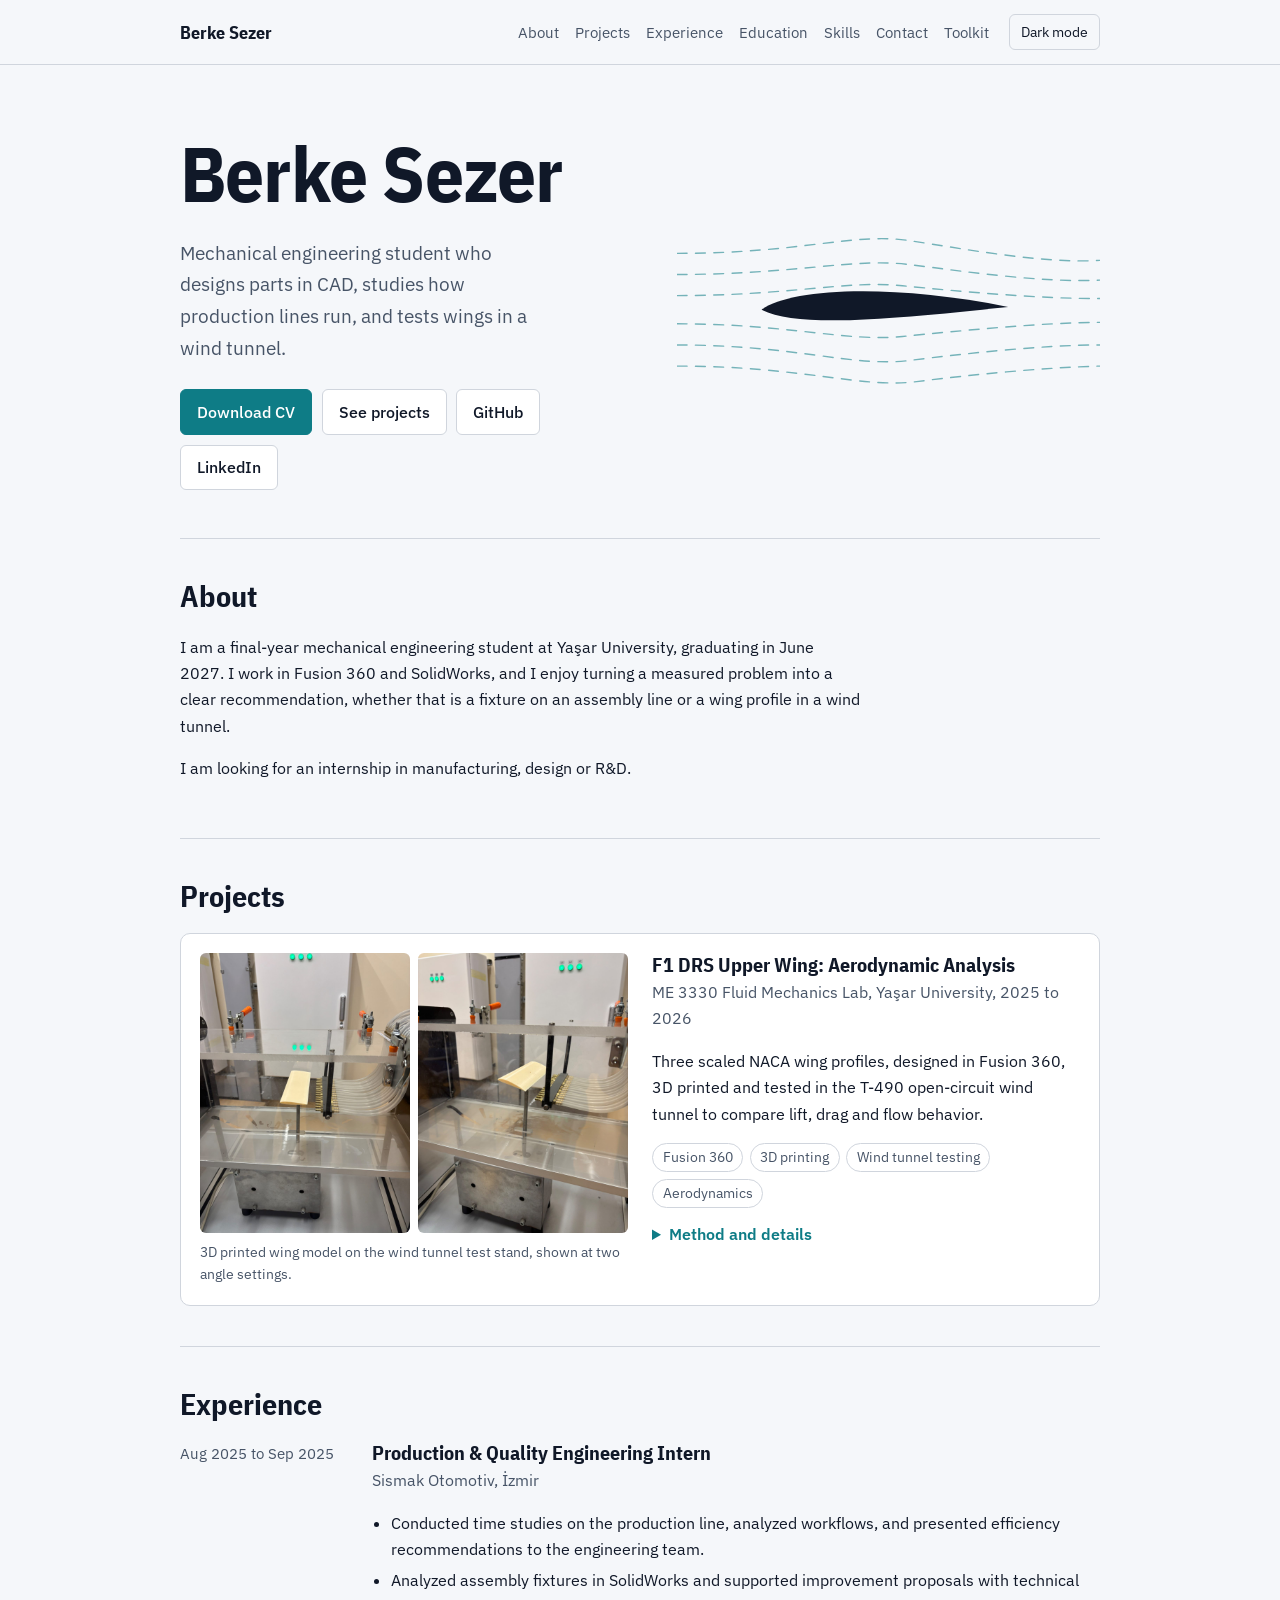
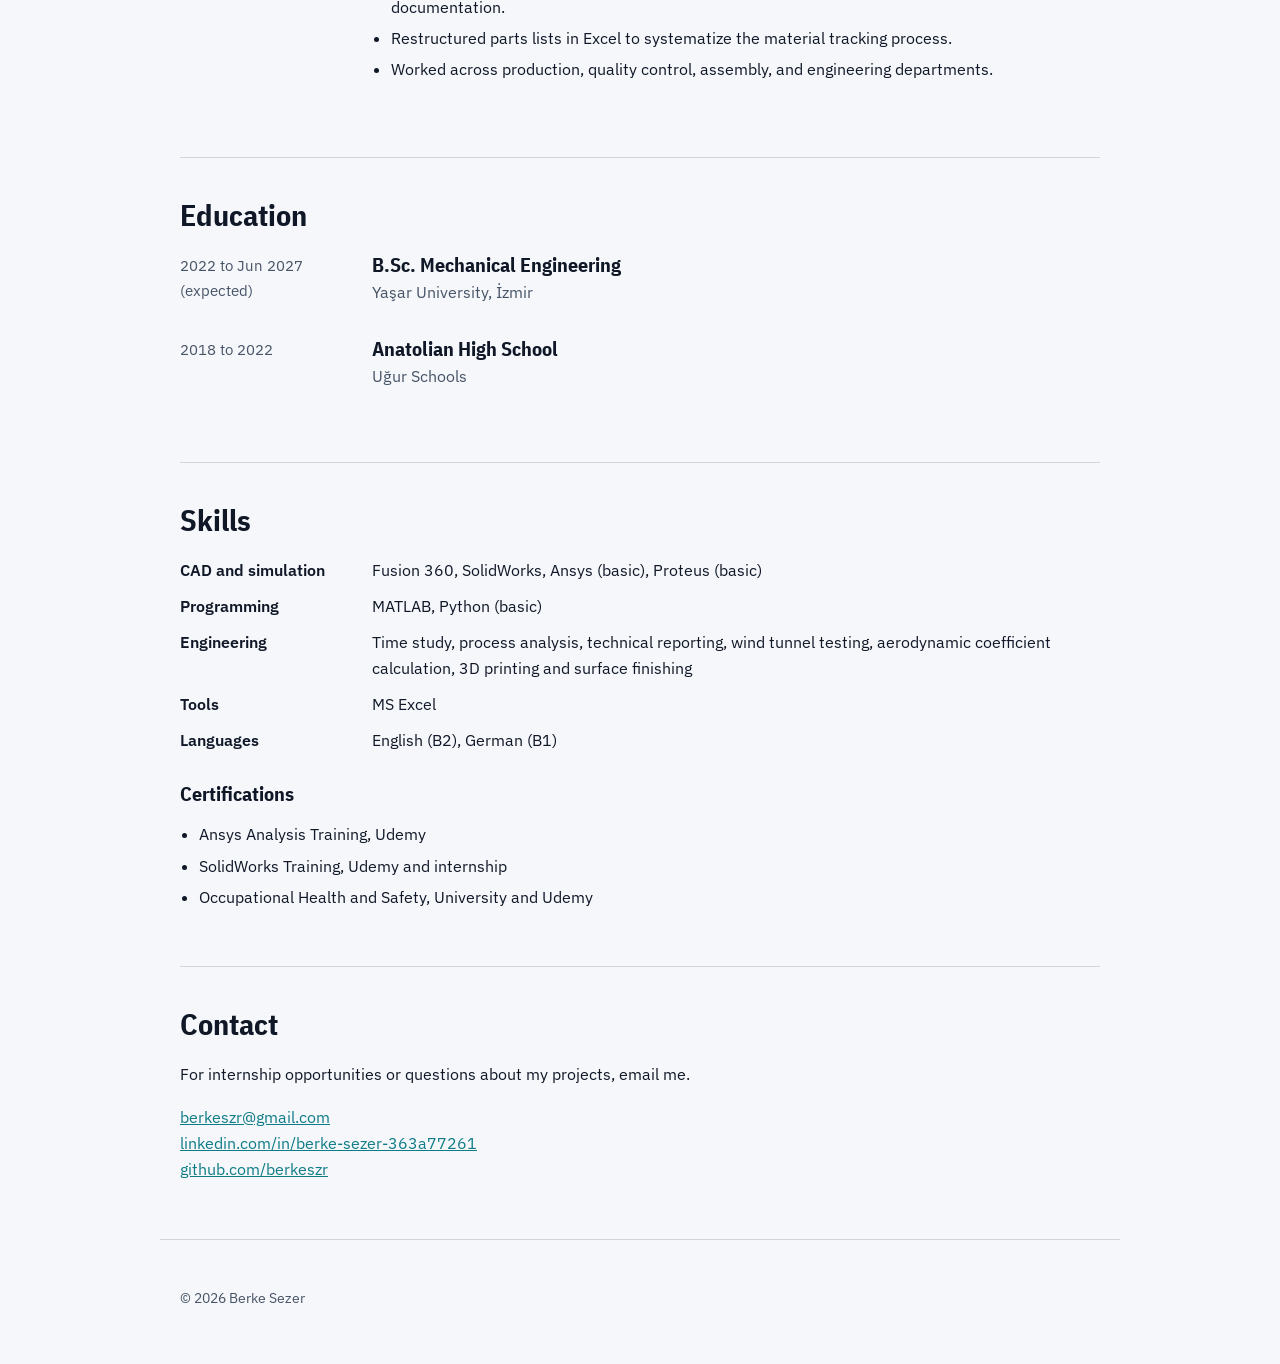
<file: index.html>
<!DOCTYPE html>
<html lang="en">
<head>
  <meta charset="UTF-8">
  <meta name="viewport" content="width=device-width, initial-scale=1">
  <title>Berke Sezer | Mechanical Engineering Student</title>
  <meta name="description" content="Portfolio of Berke Sezer, mechanical engineering student focused on CAD design, manufacturing systems and aerodynamic testing.">
  <link rel="preconnect" href="https://fonts.googleapis.com">
  <link rel="preconnect" href="https://fonts.gstatic.com" crossorigin>
  <link href="https://fonts.googleapis.com/css2?family=IBM+Plex+Sans:wght@400;500;600&family=IBM+Plex+Sans+Condensed:wght@500;600;700&display=swap" rel="stylesheet">
  <link rel="stylesheet" href="style.css">
</head>
<body>
  <header class="bar">
    <a class="brand" href="#top">Berke Sezer</a>
    <nav aria-label="Main">
      <a href="#about">About</a>
      <a href="#projects">Projects</a>
      <a href="#experience">Experience</a>
      <a href="#education">Education</a>
      <a href="#skills">Skills</a>
      <a href="#contact">Contact</a>
      <a href="toolkit.html">Toolkit</a>
    </nav>
    <button id="theme" type="button" aria-label="Switch color theme">Dark mode</button>
  </header>

  <main id="top">
    <section class="hero">
      <div class="hero-text">
        <h1>Berke Sezer</h1>
        <p class="lead">Mechanical engineering student who designs parts in CAD, studies how production lines run, and tests wings in a wind tunnel.</p>
        <div class="actions">
          <a class="btn primary" href="assets/Berke_Sezer_CV.pdf" download>Download CV</a>
          <a class="btn" href="#projects">See projects</a>
          <a class="btn" href="https://github.com/berkeszr">GitHub</a>
          <a class="btn" href="https://linkedin.com/in/berke-sezer-363a77261">LinkedIn</a>
        </div>
      </div>
      <svg class="flow" viewBox="0 0 600 300" role="img" aria-label="Streamlines of air flowing over a wing profile">
        <g class="lines" fill="none" stroke-width="2" stroke-linecap="round">
          <path d="M0 70 C180 70 250 40 330 52 S520 85 600 80"/>
          <path d="M0 100 C170 100 250 76 330 86 S520 112 600 108"/>
          <path d="M0 130 C160 130 240 108 320 116 S520 135 600 134"/>
          <path d="M0 170 C160 170 240 196 320 188 S520 168 600 168"/>
          <path d="M0 200 C170 200 250 232 330 222 S520 200 600 200"/>
          <path d="M0 230 C180 230 260 262 340 252 S520 232 600 230"/>
        </g>
        <path class="wing" d="M120 150 C160 120 300 112 470 146 C300 164 170 176 120 150 Z"/>
      </svg>
    </section>

    <section id="about">
      <h2>About</h2>
      <p>I am a final-year mechanical engineering student at Yaşar University, graduating in June 2027. I work in Fusion 360 and SolidWorks, and I enjoy turning a measured problem into a clear recommendation, whether that is a fixture on an assembly line or a wing profile in a wind tunnel.</p>
      <p>I am looking for an internship in manufacturing, design or R&amp;D.</p>
    </section>

    <section id="projects">
      <h2>Projects</h2>

      <article class="project">
        <figure class="media">
          <div class="shots">
            <img src="assets/wing-tunnel-1.jpg" alt="3D printed wing model mounted in the wind tunnel test section, aligned with the flow" loading="lazy">
            <img src="assets/wing-tunnel-2.jpg" alt="The same wing model rotated to a different angle of attack in the test section" loading="lazy">
          </div>
          <figcaption>3D printed wing model on the wind tunnel test stand, shown at two angle settings.</figcaption>
        </figure>
        <div class="body">
          <h3>F1 DRS Upper Wing: Aerodynamic Analysis</h3>
          <p class="meta">ME 3330 Fluid Mechanics Lab, Yaşar University, 2025 to 2026</p>
          <p>Three scaled NACA wing profiles, designed in Fusion 360, 3D printed and tested in the T-490 open-circuit wind tunnel to compare lift, drag and flow behavior.</p>
          <ul class="tags">
            <li>Fusion 360</li><li>3D printing</li><li>Wind tunnel testing</li><li>Aerodynamics</li>
          </ul>
          <details>
            <summary>Method and details</summary>
            <ul>
              <li>Sized the models to the T-490 test section, with a calculated blockage ratio of 7%.</li>
              <li>Printed the models with FDM and finished the surfaces with 800-grit wet sandpaper to improve flow quality.</li>
              <li>Measured lift (FL) and drag (FD) forces at multiple angles of attack.</li>
              <li>Calculated lift and drag coefficients (CL, CD) and analyzed flow separation and vortex formation with smoke visualization.</li>
              <li>Compared the Strouhal number (St ≈ 0.2) with the theoretical value and evaluated the three profiles against each other.</li>
            </ul>
          </details>
        </div>
      </article>
    </section>

    <section id="experience">
      <h2>Experience</h2>
      <div class="entry">
        <p class="when">Aug 2025 to Sep 2025</p>
        <div>
          <h3>Production &amp; Quality Engineering Intern</h3>
          <p class="meta">Sismak Otomotiv, İzmir</p>
          <ul>
            <li>Conducted time studies on the production line, analyzed workflows, and presented efficiency recommendations to the engineering team.</li>
            <li>Analyzed assembly fixtures in SolidWorks and supported improvement proposals with technical documentation.</li>
            <li>Restructured parts lists in Excel to systematize the material tracking process.</li>
            <li>Worked across production, quality control, assembly, and engineering departments.</li>
          </ul>
        </div>
      </div>
    </section>

    <section id="education">
      <h2>Education</h2>
      <div class="entry">
        <p class="when">2022 to Jun 2027 (expected)</p>
        <div><h3>B.Sc. Mechanical Engineering</h3><p class="meta">Yaşar University, İzmir</p></div>
      </div>
      <div class="entry">
        <p class="when">2018 to 2022</p>
        <div><h3>Anatolian High School</h3><p class="meta">Uğur Schools</p></div>
      </div>
    </section>

    <section id="skills">
      <h2>Skills</h2>
      <dl class="skills">
        <dt>CAD and simulation</dt><dd>Fusion 360, SolidWorks, Ansys (basic), Proteus (basic)</dd>
        <dt>Programming</dt><dd>MATLAB, Python (basic)</dd>
        <dt>Engineering</dt><dd>Time study, process analysis, technical reporting, wind tunnel testing, aerodynamic coefficient calculation, 3D printing and surface finishing</dd>
        <dt>Tools</dt><dd>MS Excel</dd>
        <dt>Languages</dt><dd>English (B2), German (B1)</dd>
      </dl>
      <h3 class="sub">Certifications</h3>
      <ul>
        <li>Ansys Analysis Training, Udemy</li>
        <li>SolidWorks Training, Udemy and internship</li>
        <li>Occupational Health and Safety, University and Udemy</li>
      </ul>
    </section>

    <section id="contact">
      <h2>Contact</h2>
      <p>For internship opportunities or questions about my projects, email me.</p>
      <p><a href="mailto:berkeszr@gmail.com">berkeszr@gmail.com</a><br>
         <a href="https://linkedin.com/in/berke-sezer-363a77261">linkedin.com/in/berke-sezer-363a77261</a><br>
         <a href="https://github.com/berkeszr">github.com/berkeszr</a></p>
    </section>
  </main>

  <footer><p>© 2026 Berke Sezer</p></footer>

  <script>
    var root = document.documentElement, btn = document.getElementById('theme');
    function label() { btn.textContent = root.getAttribute('data-theme') === 'dark' ? 'Light mode' : 'Dark mode'; }
    try { var s = localStorage.getItem('theme'); if (s) root.setAttribute('data-theme', s); } catch (e) {}
    if (!root.getAttribute('data-theme') && window.matchMedia('(prefers-color-scheme: dark)').matches) root.setAttribute('data-theme', 'dark');
    label();
    btn.addEventListener('click', function () {
      var next = root.getAttribute('data-theme') === 'dark' ? 'light' : 'dark';
      root.setAttribute('data-theme', next);
      try { localStorage.setItem('theme', next); } catch (e) {}
      label();
    });
  </script>
</body>
</html>
</file>
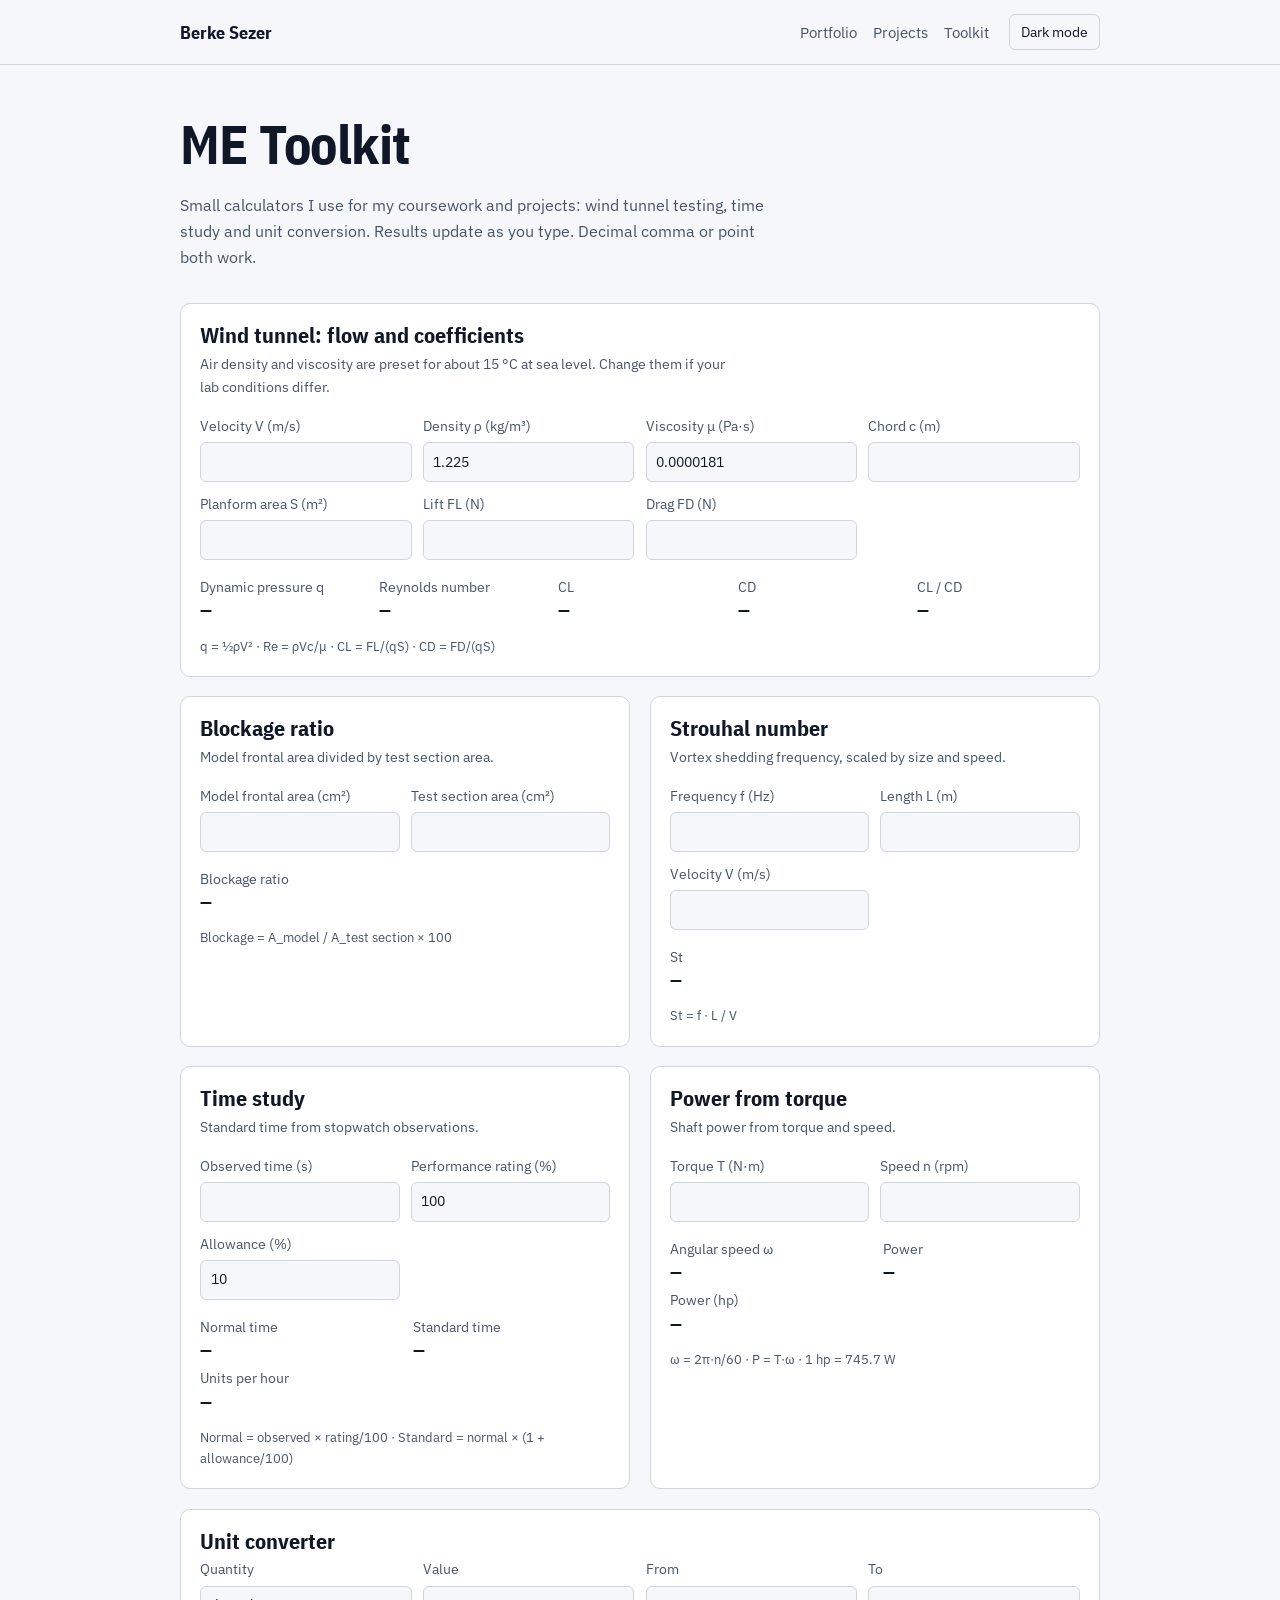
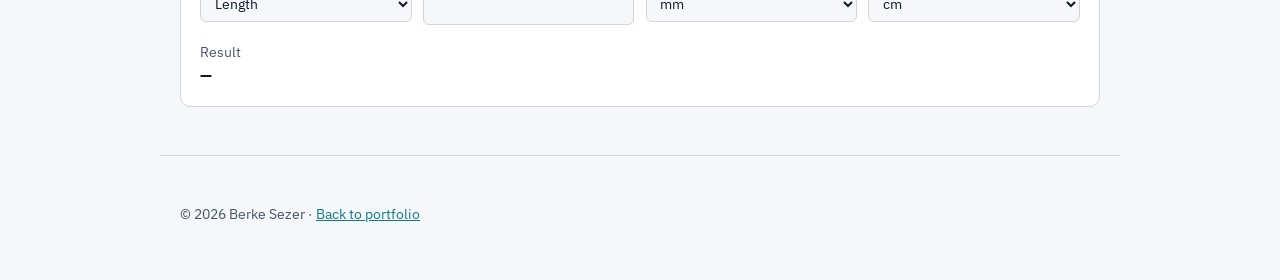
<file: toolkit.html>
<!DOCTYPE html>
<html lang="en">
<head>
  <meta charset="UTF-8">
  <meta name="viewport" content="width=device-width, initial-scale=1">
  <title>ME Toolkit | Berke Sezer</title>
  <meta name="description" content="Small browser calculators for mechanical engineering: wind tunnel coefficients, blockage ratio, Strouhal number, time study and unit conversion.">
  <link rel="preconnect" href="https://fonts.googleapis.com">
  <link rel="preconnect" href="https://fonts.gstatic.com" crossorigin>
  <link href="https://fonts.googleapis.com/css2?family=IBM+Plex+Sans:wght@400;500;600&family=IBM+Plex+Sans+Condensed:wght@500;600;700&display=swap" rel="stylesheet">
  <link rel="stylesheet" href="style.css">
  <style>
    .page-head{padding:3rem 0 1rem}
    .page-head p{color:var(--muted);max-width:60ch}
    .tools{display:grid;grid-template-columns:1fr 1fr;gap:1.2rem;padding-bottom:3rem}
    .tool{background:var(--panel);border:1px solid var(--line);border-radius:10px;padding:1.2rem;border-top:1px solid var(--line)}
    .tool.wide{grid-column:1/-1}
    .tool h2{font-size:1.35rem;margin-bottom:.3rem}
    .tool .note{color:var(--muted);font-size:.88rem;margin:.2rem 0 1rem}
    .fields{display:grid;grid-template-columns:1fr 1fr;gap:.7rem}
    label{display:flex;flex-direction:column;font-size:.88rem;color:var(--muted);gap:.25rem}
    input,select{font:inherit;color:var(--ink);background:var(--bg);border:1px solid var(--line);border-radius:6px;padding:.45rem .6rem;width:100%}
    .results{margin:1rem 0 0;display:grid;grid-template-columns:1fr 1fr;gap:.4rem 1rem}
    .results dt{color:var(--muted);font-size:.88rem}
    .results dd{margin:0;font:600 1.05rem "IBM Plex Sans Condensed",sans-serif;font-variant-numeric:tabular-nums}
    .formula{font-size:.8rem;color:var(--muted);margin:.9rem 0 0}
    .fields.c4{grid-template-columns:repeat(4,1fr)}
    .results.c5{grid-template-columns:repeat(5,1fr)}
    @media (max-width:900px){.fields.c4{grid-template-columns:1fr 1fr}.results.c5{grid-template-columns:1fr 1fr 1fr}}
    @media (max-width:560px){.tools,.fields,.fields.c4,.results,.results.c5{grid-template-columns:1fr}}
  </style>
</head>
<body>
  <header class="bar">
    <a class="brand" href="index.html">Berke Sezer</a>
    <nav aria-label="Main"><a href="index.html">Portfolio</a><a href="index.html#projects">Projects</a><a href="toolkit.html">Toolkit</a></nav>
    <button id="theme" type="button" aria-label="Switch color theme">Dark mode</button>
  </header>

  <main>
    <div class="page-head">
      <h1 style="font-size:clamp(2.2rem,6vw,3.4rem)">ME Toolkit</h1>
      <p>Small calculators I use for my coursework and projects: wind tunnel testing, time study and unit conversion. Results update as you type. Decimal comma or point both work.</p>
    </div>

    <div class="tools">
      <section class="tool wide" id="wind">
        <h2>Wind tunnel: flow and coefficients</h2>
        <p class="note">Air density and viscosity are preset for about 15 °C at sea level. Change them if your lab conditions differ.</p>
        <div class="fields c4">
          <label>Velocity V (m/s)<input id="w_v" inputmode="decimal"></label>
          <label>Density ρ (kg/m³)<input id="w_rho" inputmode="decimal" value="1.225"></label>
          <label>Viscosity μ (Pa·s)<input id="w_mu" inputmode="decimal" value="0.0000181"></label>
          <label>Chord c (m)<input id="w_c" inputmode="decimal"></label>
          <label>Planform area S (m²)<input id="w_s" inputmode="decimal"></label>
          <label>Lift FL (N)<input id="w_fl" inputmode="decimal"></label>
          <label>Drag FD (N)<input id="w_fd" inputmode="decimal"></label>
        </div>
        <dl class="results c5">
          <div><dt>Dynamic pressure q</dt><dd id="w_q">—</dd></div>
          <div><dt>Reynolds number</dt><dd id="w_re">—</dd></div>
          <div><dt>CL</dt><dd id="w_cl">—</dd></div>
          <div><dt>CD</dt><dd id="w_cd">—</dd></div>
          <div><dt>CL / CD</dt><dd id="w_ld">—</dd></div>
        </dl>
        <p class="formula">q = ½ρV² · Re = ρVc/μ · CL = FL/(qS) · CD = FD/(qS)</p>
      </section>

      <section class="tool" id="block">
        <h2>Blockage ratio</h2>
        <p class="note">Model frontal area divided by test section area.</p>
        <div class="fields">
          <label>Model frontal area (cm²)<input id="b_m" inputmode="decimal"></label>
          <label>Test section area (cm²)<input id="b_t" inputmode="decimal"></label>
        </div>
        <dl class="results"><div><dt>Blockage ratio</dt><dd id="b_r">—</dd></div></dl>
        <p class="formula">Blockage = A_model / A_test section × 100</p>
      </section>

      <section class="tool" id="st">
        <h2>Strouhal number</h2>
        <p class="note">Vortex shedding frequency, scaled by size and speed.</p>
        <div class="fields">
          <label>Frequency f (Hz)<input id="s_f" inputmode="decimal"></label>
          <label>Length L (m)<input id="s_l" inputmode="decimal"></label>
          <label>Velocity V (m/s)<input id="s_v" inputmode="decimal"></label>
        </div>
        <dl class="results"><div><dt>St</dt><dd id="s_r">—</dd></div></dl>
        <p class="formula">St = f · L / V</p>
      </section>

      <section class="tool" id="ts">
        <h2>Time study</h2>
        <p class="note">Standard time from stopwatch observations.</p>
        <div class="fields">
          <label>Observed time (s)<input id="t_o" inputmode="decimal"></label>
          <label>Performance rating (%)<input id="t_r" inputmode="decimal" value="100"></label>
          <label>Allowance (%)<input id="t_a" inputmode="decimal" value="10"></label>
        </div>
        <dl class="results">
          <div><dt>Normal time</dt><dd id="t_n">—</dd></div>
          <div><dt>Standard time</dt><dd id="t_s">—</dd></div>
          <div><dt>Units per hour</dt><dd id="t_h">—</dd></div>
        </dl>
        <p class="formula">Normal = observed × rating/100 · Standard = normal × (1 + allowance/100)</p>
      </section>

      <section class="tool" id="pw">
        <h2>Power from torque</h2>
        <p class="note">Shaft power from torque and speed.</p>
        <div class="fields">
          <label>Torque T (N·m)<input id="p_t" inputmode="decimal"></label>
          <label>Speed n (rpm)<input id="p_n" inputmode="decimal"></label>
        </div>
        <dl class="results">
          <div><dt>Angular speed ω</dt><dd id="p_w">—</dd></div>
          <div><dt>Power</dt><dd id="p_p">—</dd></div>
          <div><dt>Power (hp)</dt><dd id="p_h">—</dd></div>
        </dl>
        <p class="formula">ω = 2π·n/60 · P = T·ω · 1 hp = 745.7 W</p>
      </section>

      <section class="tool wide" id="conv">
        <h2>Unit converter</h2>
        <div class="fields c4">
          <label>Quantity<select id="c_q"></select></label>
          <label>Value<input id="c_v" inputmode="decimal"></label>
          <label>From<select id="c_f"></select></label>
          <label>To<select id="c_t"></select></label>
        </div>
        <dl class="results"><div><dt>Result</dt><dd id="c_r">—</dd></div></dl>
      </section>
    </div>
  </main>

  <footer><p>© 2026 Berke Sezer · <a href="index.html">Back to portfolio</a></p></footer>

  <script>
    var $ = function (id) { return document.getElementById(id); };
    function num(id) { var v = $(id).value.trim().replace(',', '.'); return v === '' ? NaN : Number(v); }
    function fmt(x) {
      if (x === 0) return '0';
      var a = Math.abs(x);
      return (a >= 1e6 || a < 1e-3) ? x.toExponential(4) : String(Number(x.toPrecision(6)));
    }
    function out(id, x, unit) { $(id).textContent = isFinite(x) ? fmt(x) + (unit ? ' ' + unit : '') : '—'; }

    function wind() {
      var V = num('w_v'), rho = num('w_rho'), mu = num('w_mu'), c = num('w_c'), S = num('w_s'), FL = num('w_fl'), FD = num('w_fd');
      var q = 0.5 * rho * V * V;
      out('w_q', q, 'Pa'); out('w_re', rho * V * c / mu);
      out('w_cl', FL / (q * S)); out('w_cd', FD / (q * S)); out('w_ld', FL / FD);
    }
    function block() { out('b_r', num('b_m') / num('b_t') * 100, '%'); }
    function st() { out('s_r', num('s_f') * num('s_l') / num('s_v')); }
    function ts() {
      var normal = num('t_o') * num('t_r') / 100, std = normal * (1 + num('t_a') / 100);
      out('t_n', normal, 's'); out('t_s', std, 's'); out('t_h', 3600 / std);
    }
    function pw() {
      var w = 2 * Math.PI * num('p_n') / 60, P = num('p_t') * w;
      out('p_w', w, 'rad/s'); out('p_p', P, 'W'); out('p_h', P / 745.7, 'hp');
    }

    var UNITS = {
      'Length':      { mm: 0.001, cm: 0.01, m: 1, 'in': 0.0254, ft: 0.3048 },
      'Force':       { N: 1, kN: 1000, lbf: 4.4482216152605, kgf: 9.80665 },
      'Pressure':    { Pa: 1, kPa: 1000, bar: 100000, psi: 6894.757293168, atm: 101325, mmHg: 133.322387415 },
      'Speed':       { 'm/s': 1, 'km/h': 1 / 3.6, mph: 0.44704, knot: 0.514444444 },
      'Temperature': { '°C': 0, 'K': 0, '°F': 0 }
    };
    function fill(sel, keys, idx) { sel.innerHTML = keys.map(function (k) { return '<option>' + k + '</option>'; }).join(''); sel.selectedIndex = idx; }
    function onQuantity() {
      var keys = Object.keys(UNITS[$('c_q').value]);
      fill($('c_f'), keys, 0); fill($('c_t'), keys, Math.min(1, keys.length - 1)); conv();
    }
    function toC(v, u) { return u === '°C' ? v : u === 'K' ? v - 273.15 : (v - 32) * 5 / 9; }
    function fromC(c, u) { return u === '°C' ? c : u === 'K' ? c + 273.15 : c * 9 / 5 + 32; }
    function conv() {
      var q = $('c_q').value, v = num('c_v'), f = $('c_f').value, t = $('c_t').value, r;
      r = q === 'Temperature' ? fromC(toC(v, f), t) : v * UNITS[q][f] / UNITS[q][t];
      out('c_r', r, t);
    }
    fill($('c_q'), Object.keys(UNITS), 0); onQuantity();
    $('c_q').addEventListener('change', onQuantity);

    var map = { wind: wind, block: block, st: st, ts: ts, pw: pw, conv: conv };
    Object.keys(map).forEach(function (id) {
      $(id).addEventListener('input', map[id]); $(id).addEventListener('change', map[id]);
    });
    ts(); wind();

    var root = document.documentElement, btn = $('theme');
    function label() { btn.textContent = root.getAttribute('data-theme') === 'dark' ? 'Light mode' : 'Dark mode'; }
    try { var s = localStorage.getItem('theme'); if (s) root.setAttribute('data-theme', s); } catch (e) {}
    if (!root.getAttribute('data-theme') && window.matchMedia('(prefers-color-scheme: dark)').matches) root.setAttribute('data-theme', 'dark');
    label();
    btn.addEventListener('click', function () {
      var next = root.getAttribute('data-theme') === 'dark' ? 'light' : 'dark';
      root.setAttribute('data-theme', next);
      try { localStorage.setItem('theme', next); } catch (e) {}
      label();
    });
  </script>
</body>
</html>
</file>
<file: style.css>
:root{--bg:#f5f7fa;--ink:#101828;--muted:#475467;--line:#d0d5dd;--accent:#0e7c86;--accent-ink:#fff;--panel:#fff}
:root[data-theme="dark"]{--bg:#0d1117;--ink:#e6edf3;--muted:#9aa4b2;--line:#263040;--accent:#4fd1c5;--accent-ink:#0d1117;--panel:#141b24}
*{box-sizing:border-box}
html{scroll-behavior:smooth;scroll-padding-top:4.5rem}
body{margin:0;background:var(--bg);color:var(--ink);font:400 1rem/1.65 "IBM Plex Sans",system-ui,sans-serif}
h1,h2,h3{font-family:"IBM Plex Sans Condensed","IBM Plex Sans",sans-serif;line-height:1.15;margin:0}
a{color:var(--accent)}
:focus-visible{outline:3px solid var(--accent);outline-offset:2px}
main,.bar,footer{max-width:960px;margin:0 auto;padding-left:1.25rem;padding-right:1.25rem}

.bar{display:flex;align-items:center;gap:1.25rem;padding-top:.9rem;padding-bottom:.9rem;position:sticky;top:0;background:var(--bg);border-bottom:1px solid var(--line);z-index:5;max-width:none;padding-left:max(1.25rem,calc((100% - 960px)/2 + 1.25rem));padding-right:max(1.25rem,calc((100% - 960px)/2 + 1.25rem))}
.brand{font:700 1.15rem "IBM Plex Sans Condensed",sans-serif;color:var(--ink);text-decoration:none}
.bar nav{display:flex;gap:1rem;flex-wrap:wrap;margin-left:auto}
.bar nav a{color:var(--muted);text-decoration:none;font-size:.95rem}
.bar nav a:hover{color:var(--ink)}
#theme{font:inherit;font-size:.9rem;background:none;color:var(--ink);border:1px solid var(--line);border-radius:6px;padding:.3rem .7rem;cursor:pointer}

.hero{display:grid;grid-template-columns:1.1fr 1fr;gap:2rem;align-items:center;padding:4rem 0 3rem}
h1{font-size:clamp(2.8rem,8vw,4.8rem);font-weight:700;letter-spacing:-.01em}
.lead{font-size:1.2rem;max-width:34ch;margin:1.2rem 0 1.6rem;color:var(--muted)}
.actions{display:flex;flex-wrap:wrap;gap:.6rem}
.btn{display:inline-block;padding:.55rem 1rem;border:1px solid var(--line);border-radius:6px;color:var(--ink);text-decoration:none;font-weight:500;background:var(--panel)}
.btn:hover{border-color:var(--accent)}
.btn.primary{background:var(--accent);color:var(--accent-ink);border-color:var(--accent)}

.flow{width:100%;height:auto}
.flow .lines path{stroke:var(--accent);opacity:.55;stroke-dasharray:14 12;animation:drift 2.4s linear infinite}
.flow .wing{fill:var(--ink)}
@keyframes drift{to{stroke-dashoffset:-26}}

section{padding:2.5rem 0;border-top:1px solid var(--line)}
.hero{border-top:0}
h2{font-size:1.9rem;margin-bottom:1.2rem}
h3{font-size:1.25rem}
.sub{margin:1.8rem 0 .6rem}
.meta{color:var(--muted);margin:.2rem 0 .8rem}
p{max-width:68ch}
ul{padding-left:1.2rem}li{margin:.3rem 0}

.project{display:grid;grid-template-columns:1fr 1fr;gap:1.5rem;background:var(--panel);border:1px solid var(--line);border-radius:10px;padding:1.2rem}
.media{margin:0}
.media img,.media video{width:100%;border-radius:6px;display:block}
.shots{display:grid;grid-template-columns:1fr 1fr;gap:.5rem}
.shots img{aspect-ratio:3/4;object-fit:cover}
.media figcaption{color:var(--muted);font-size:.85rem;margin-top:.5rem}
.placeholder{min-height:220px;display:grid;place-items:center;text-align:center;padding:1rem;color:var(--muted);border:2px dashed var(--line);border-radius:6px;font-size:.9rem}
.tags{list-style:none;padding:0;display:flex;flex-wrap:wrap;gap:.4rem;margin:.8rem 0}
.tags li{margin:0;padding:.15rem .6rem;border:1px solid var(--line);border-radius:999px;font-size:.85rem;color:var(--muted)}
details{margin-top:.6rem}
summary{cursor:pointer;font-weight:600;color:var(--accent)}

.entry{display:grid;grid-template-columns:11rem 1fr;gap:1rem;margin:1.2rem 0}
.when{color:var(--muted);margin:0;font-size:.95rem}
.skills{display:grid;grid-template-columns:11rem 1fr;gap:.6rem 1rem;margin:0}
.skills dt{font-weight:600}.skills dd{margin:0}
footer{padding-top:2rem;padding-bottom:2.5rem;color:var(--muted);font-size:.9rem;border-top:1px solid var(--line)}

@media (max-width:760px){
  .hero,.project{grid-template-columns:1fr}
  .entry,.skills{grid-template-columns:1fr;gap:.2rem}
  .bar{flex-wrap:wrap}.bar nav{margin-left:0;order:3;width:100%}
}
@media (prefers-reduced-motion:reduce){.flow .lines path{animation:none}html{scroll-behavior:auto}}
</file>
